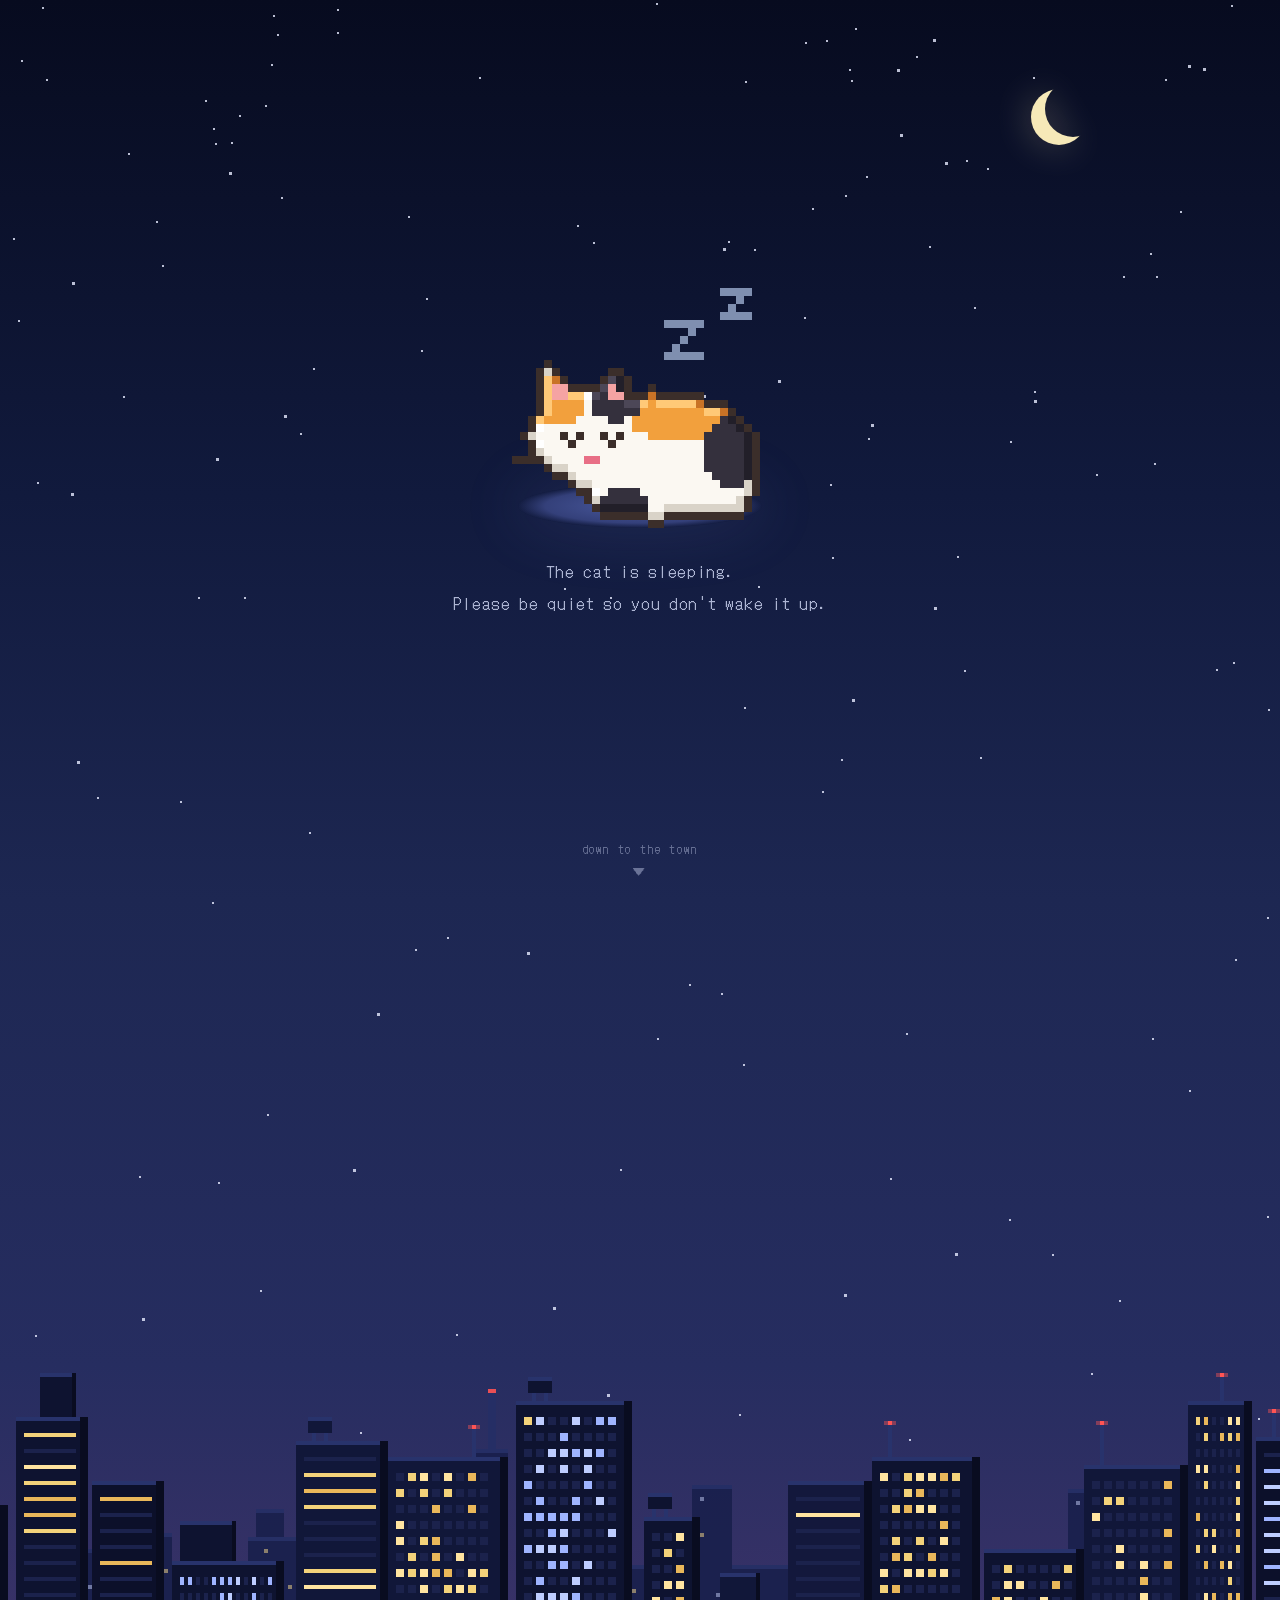
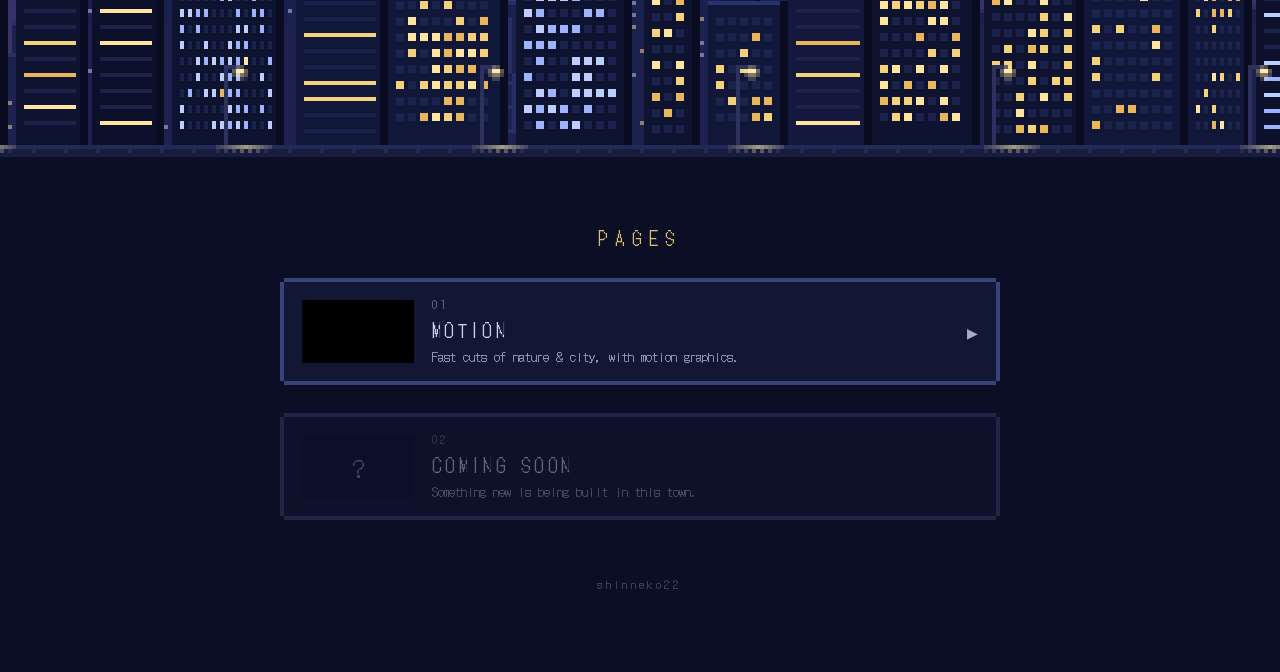
<file: index.html>
<!DOCTYPE html>
<html lang="en">
<head>
  <meta charset="UTF-8">
  <meta name="viewport" content="width=device-width, initial-scale=1.0">
  <title>shinneko22s website</title>
  <link rel="preconnect" href="https://fonts.googleapis.com">
  <link rel="preconnect" href="https://fonts.gstatic.com" crossorigin>
  <link href="https://fonts.googleapis.com/css2?family=DotGothic16&display=swap" rel="stylesheet">
  <link rel="stylesheet" href="style.css?v=4">
</head>
<body>
  <!-- 星空 → 下に降りると夜の街 -->
  <div class="night" id="night">
    <div class="stars" id="stars" aria-hidden="true"></div>
    <div class="moon" aria-hidden="true"></div>

    <main class="hero">
      <div class="bed">
        <div class="cat cat--sleep cat--sleep-calico" id="cat" role="img" aria-label="A sleeping cat"></div>
        <div class="cushion" aria-hidden="true"></div>
      </div>
      <p class="note" id="note">
        The cat is sleeping.<br>
        Please be quiet so you don't wake it up.
      </p>
      <a class="scroll-hint" href="#pages" aria-label="Scroll down to the page list">
        <span>down to the town</span>
        <span class="scroll-hint__arrow" aria-hidden="true">▼</span>
      </a>
    </main>

    <div class="descent" aria-hidden="true"></div>

    <div class="city" aria-hidden="true">
      <div class="city__far" id="cityFar"></div>
      <div class="city__near">
        <div class="city__blink city__blink--a"></div>
        <div class="city__blink city__blink--b"></div>
      </div>
    </div>
  </div>

  <!-- ページ一覧 -->
  <section class="pages" id="pages">
    <h2 class="pages__title">PAGES</h2>
    <ul class="pages__list">
      <li>
        <a class="card" href="motion/">
          <div class="card__thumb" aria-hidden="true">
            <span class="thumb-cut thumb-cut--1"></span>
            <span class="thumb-cut thumb-cut--2"></span>
            <span class="thumb-cut thumb-cut--3"></span>
            <span class="thumb-cut thumb-cut--4"></span>
          </div>
          <div class="card__body">
            <span class="card__no">01</span>
            <span class="card__name">MOTION</span>
            <span class="card__desc">Fast cuts of nature &amp; city, with motion graphics.</span>
          </div>
          <span class="card__arrow" aria-hidden="true">▶</span>
        </a>
      </li>
      <li>
        <div class="card card--soon" aria-disabled="true">
          <div class="card__thumb card__thumb--empty" aria-hidden="true">?</div>
          <div class="card__body">
            <span class="card__no">02</span>
            <span class="card__name">COMING SOON</span>
            <span class="card__desc">Something new is being built in this town.</span>
          </div>
        </div>
      </li>
    </ul>
    <p class="pages__foot">shinneko22</p>
  </section>

  <script>
    // 猫の種類(3) x モーション(2) = 6パターンからランダムに選ぶ
    const kinds = ["black", "white", "calico"];
    const moods = {
      sleep: {
        frames: [500, 500, 600, 700],  // 各コマの表示時間(ms)
        label: "A sleeping cat",
        note: "The cat is sleeping.<br>Please be quiet so you don't wake it up."
      },
      stare: {
        frames: [600, 600, 600, 600, 150, 800],
        label: "A cat staring at you",
        note: "The cat is staring at you."
      }
    };
    const pick = a => a[Math.floor(Math.random() * a.length)];
    const kind = pick(kinds);
    const mood = pick(Object.keys(moods));
    const cat = document.getElementById("cat");
    cat.className = `cat cat--${mood} cat--${mood}-${kind}`;
    cat.setAttribute("aria-label", moods[mood].label);
    document.getElementById("note").innerHTML = moods[mood].note;

    // コマ送り (CSSアニメーションではなくJSで切り替え: iPadのSafariでも確実に動かすため)
    const frames = moods[mood].frames;
    let f = 0;
    const step = () => {
      cat.style.backgroundPosition = (f / (frames.length - 1) * 100) + "% 0";
      setTimeout(step, frames[f]);
      f = (f + 1) % frames.length;
    };
    step();

    // 星をランダムに散らす (下=街に近いほどまばらに)
    const stars = document.getElementById("stars");
    const night = document.getElementById("night");
    const nStars = Math.round(70 * night.offsetHeight / window.innerHeight);
    for (let i = 0; i < nStars; i++) {
      const s = document.createElement("span");
      s.className = "star" + (Math.random() < 0.35 ? " star--twinkle" : "");
      s.style.left = Math.random() * 100 + "%";
      s.style.top = Math.pow(Math.random(), 1.5) * 82 + "%";
      const size = Math.random() < 0.15 ? 3 : 2;
      s.style.width = s.style.height = size + "px";
      s.style.animationDelay = (Math.random() * 6).toFixed(2) + "s";
      stars.appendChild(s);
    }

    // 遠景のビルだけ少しゆっくり動かす (視差)
    const far = document.getElementById("cityFar");
    const reduce = window.matchMedia("(prefers-reduced-motion: reduce)").matches;
    let ticking = false;
    const parallax = () => {
      const r = far.parentElement.getBoundingClientRect();
      // 街の下端が画面の下端にそろった位置で 0、それより手前では少し沈めておく
      const off = Math.max(0, Math.min(40, (r.bottom - window.innerHeight) * 0.15));
      far.style.transform = `translateY(${off.toFixed(1)}px)`;
      ticking = false;
    };
    if (!reduce) {
      window.addEventListener("scroll", () => {
        if (!ticking) { ticking = true; requestAnimationFrame(parallax); }
      }, { passive: true });
      parallax();
    }
  </script>
</body>
</html>
</file>
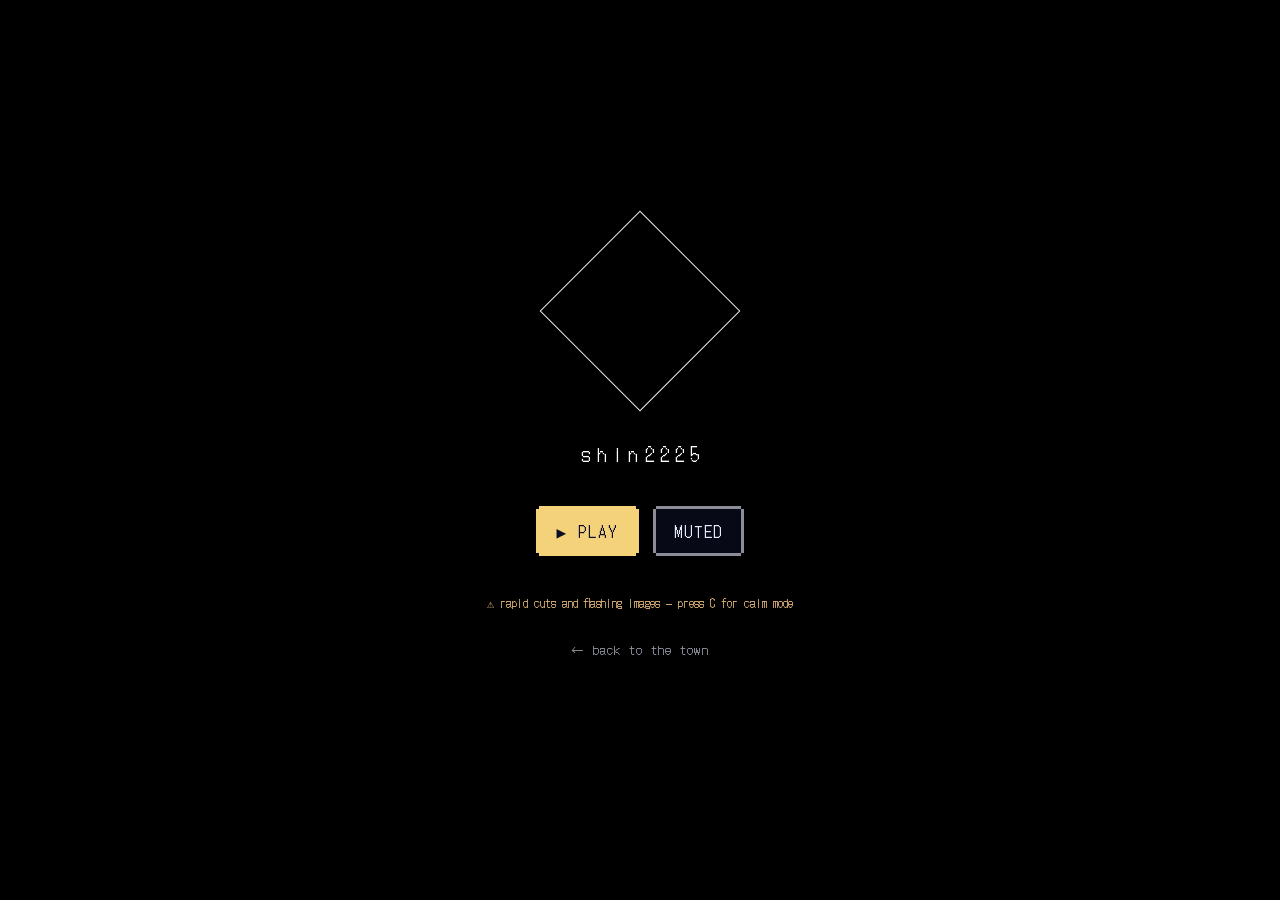
<file: motion/index.html>
<!DOCTYPE html>
<html lang="en">
<head>
  <meta charset="UTF-8">
  <meta name="viewport" content="width=device-width, initial-scale=1.0, viewport-fit=cover">
  <title>MOTION — shinneko22s website</title>
  <link rel="preconnect" href="https://fonts.googleapis.com">
  <link rel="preconnect" href="https://fonts.gstatic.com" crossorigin>
  <link href="https://fonts.googleapis.com/css2?family=DotGothic16&display=swap" rel="stylesheet">
  <link rel="stylesheet" href="motion.css?v=2">
</head>
<body>
  <canvas id="stage" aria-label="A sequence of fast-cut photos of nature and cities with motion graphics"></canvas>

  <!-- 再生前の画面 (音を鳴らすにはクリックが必要なため) -->
  <div class="start" id="start">
    <div class="start__box">
      <div class="start__diamond" aria-hidden="true"></div>
      <p class="start__name">shin2225</p>
      <div class="start__buttons">
        <button class="btn btn--main" id="play">▶ PLAY</button>
        <button class="btn" id="playMuted">MUTED</button>
      </div>
      <p class="start__warn">⚠ rapid cuts and flashing images — press C for calm mode</p>
      <p class="start__loading" id="loading">loading…</p>
      <a class="start__back" href="../#pages">← back to the town</a>
    </div>
  </div>

  <!-- 操作ボタン (マウスを動かすと出る) -->
  <nav class="ui" id="ui" aria-label="Player controls">
    <a class="btn btn--small" href="../#pages">← TOP</a>
    <button class="btn btn--small" id="btnPause">❚❚ PAUSE</button>
    <button class="btn btn--small" id="btnSound" aria-pressed="false">♪ OFF</button>
    <button class="btn btn--small" id="btnCalm" aria-pressed="false">CALM: OFF</button>
    <button class="btn btn--small" id="btnFull">⛶ FULL</button>
  </nav>

  <script src="config.js?v=2"></script>
  <script src="scenes.js?v=2"></script>
  <script src="motion.js?v=2"></script>
</body>
</html>
</file>
<file: style.css>
/* ===== 全体 ===== */
:root {
  --ground: #0b0e24;          /* 街の地面 = tools/gen_city.py の GROUND */
  --text: #c9d1ee;
  --warm: #f3d27a;            /* 窓あかり */
  --city-px: 4;               /* 街のドット絵の拡大率 */
}

html, body {
  margin: 0;
}

html {
  scroll-behavior: smooth;
}

body {
  background: var(--ground);
  color: var(--text);
  font-family: "DotGothic16", "Courier New", monospace;
}

/* ===== 夜空 (猫の画面 + 街まで降りる部分) ===== */
.night {
  position: relative;
  overflow: hidden;
  /* 最初の1画面は以前と同じ色、そこから街あかりで少し明るく紫がかる */
  background: linear-gradient(to bottom,
    #070b1f 0,
    #111a3d 55vh,
    #1d2752 100vh,
    #262d60 calc(100% - 420px),
    #3a3268 calc(100% - 140px),
    #463670 100%);
}

.stars {
  position: absolute;
  inset: 0;
  pointer-events: none;
}

.star {
  position: absolute;
  background: #e8ecff;
  opacity: 0.8;
}

.star--twinkle {
  animation: twinkle 6s ease-in-out infinite;
}

@keyframes twinkle {
  0%, 100% { opacity: 0.85; }
  50%      { opacity: 0.25; }
}

/* 三日月（影の円で塗りつぶさず、box-shadow だけで描く） */
.moon {
  position: absolute;
  top: 9vh;
  right: 14vw;
  width: 56px;
  height: 56px;
  border-radius: 50%;
  background: transparent;
  box-shadow: -14px 8px 0 0 #f6e9b8;
  filter: drop-shadow(0 0 18px rgba(246, 233, 184, 0.35));
  pointer-events: none;
}

/* ===== 猫 ===== */
.hero {
  position: relative;
  height: 100vh;
  height: 100svh;
  display: flex;
  flex-direction: column;
  align-items: center;
  justify-content: center;
  gap: 28px;
  text-align: center;
}

.bed {
  position: relative;
  display: flex;
  flex-direction: column;
  align-items: center;
}

/* スプライト: 32x32 のコマを横に並べた画像を 8 倍で表示 */
.cat {
  --px: 8;
  width: calc(32px * var(--px));
  height: calc(32px * var(--px));
  background-repeat: no-repeat;
  image-rendering: pixelated;
  position: relative;
  z-index: 1;
}

/* --- 寝ている猫: 4コマ（コマ送りは index.html の JS） --- */
.cat--sleep {
  background-size: 400% 100%;
}

.cat--sleep-black  { background-image: url("assets/cats/sleepy_black.png"); }
.cat--sleep-white  { background-image: url("assets/cats/sleepy_white.png"); }
.cat--sleep-calico { background-image: url("assets/cats/sleepy_calico.png"); }

/* --- じっと見る猫: 6コマ（コマ送りは index.html の JS） --- */
.cat--stare {
  background-size: 600% 100%;
}

.cat--stare-black  { background-image: url("assets/cats/stare_black.png"); }
.cat--stare-white  { background-image: url("assets/cats/stare_white.png"); }
.cat--stare-calico { background-image: url("assets/cats/stare_calico.png"); }

/* 月明かりのクッション（黒猫も沈まないように） */
.cushion {
  width: calc(32px * 8 * 0.95);
  height: 44px;
  margin-top: -52px;
  border-radius: 50%;
  background: radial-gradient(ellipse at center, #4a5a9e 0%, #34407a 55%, rgba(52, 64, 122, 0) 72%);
  box-shadow: 0 0 60px 10px rgba(120, 140, 220, 0.12);
}

/* ===== 文字 ===== */
.note {
  margin: 0;
  font-size: 1.05rem;
  line-height: 1.9;
  letter-spacing: 0.04em;
  opacity: 0.85;
}

/* 下へ降りる案内 */
.scroll-hint {
  position: absolute;
  bottom: 22px;
  left: 50%;
  transform: translateX(-50%);
  display: flex;
  flex-direction: column;
  align-items: center;
  gap: 4px;
  color: var(--text);
  text-decoration: none;
  font-size: 0.75rem;
  letter-spacing: 0.15em;
  opacity: 0.45;
  transition: opacity 0.3s;
}

.scroll-hint:hover,
.scroll-hint:focus-visible { opacity: 0.9; }

.scroll-hint__arrow {
  animation: nudge 2.4s steps(2, jump-none) infinite;
}

@keyframes nudge {
  0%, 100% { transform: translateY(0); }
  50%      { transform: translateY(4px); }
}

/* ===== 夜の街 (ドット絵: tools/gen_city.py で生成) ===== */
.descent {
  height: 45vh;
}

.city {
  position: relative;
  height: calc(120px * var(--city-px));
}

.city__far,
.city__near,
.city__blink {
  position: absolute;
  left: 0;
  right: 0;
  bottom: 0;
  background-repeat: repeat-x;
  background-position: center bottom;
  image-rendering: pixelated;
}

.city__far {
  height: calc(100px * var(--city-px));
  bottom: calc(14px * var(--city-px));
  background-image: url("assets/city/city_far.png");
  background-size: calc(384px * var(--city-px)) calc(100px * var(--city-px));
  /* 遠いビルは少し霞ませる */
  opacity: 0.9;
  will-change: transform;
}

.city__near,
.city__blink {
  top: 0;
  background-size: calc(384px * var(--city-px)) calc(120px * var(--city-px));
}

.city__near   { background-image: url("assets/city/city_near.png"); }
.city__blink--a { background-image: url("assets/city/city_blink_a.png"); animation: blink 1.8s steps(1, end) infinite; }
.city__blink--b { background-image: url("assets/city/city_blink_b.png"); animation: blink 9s steps(1, end) infinite 2s; }

@keyframes blink {
  0%   { opacity: 1; }
  55%  { opacity: 0; }
}

/* ===== ページ一覧 ===== */
.pages {
  padding: 40px 20px 80px;
  max-width: 720px;
  margin: 0 auto;
}

.pages__title {
  margin: 0 0 28px;
  font-weight: normal;
  font-size: 1.1rem;
  letter-spacing: 0.4em;
  text-align: center;
  color: var(--warm);
  opacity: 0.9;
}

.pages__list {
  list-style: none;
  margin: 0;
  padding: 0;
  display: grid;
  gap: 28px;
}

/* 角が欠けたドット絵風の枠 (box-shadow で4辺を描く) */
.card {
  --edge: #3a4378;
  display: flex;
  align-items: center;
  gap: 18px;
  padding: 14px 18px;
  margin: 4px;
  background: #121735;
  color: var(--text);
  text-decoration: none;
  box-shadow:
    0 -4px 0 0 var(--edge),
    0 4px 0 0 var(--edge),
    -4px 0 0 0 var(--edge),
    4px 0 0 0 var(--edge);
  transition: background 0.15s;
}

a.card:hover,
a.card:focus-visible {
  --edge: var(--warm);
  background: #1a2048;
  outline: none;
}

a.card:hover .card__arrow,
a.card:focus-visible .card__arrow {
  color: var(--warm);
  transform: translateX(4px);
}

.card__body {
  display: flex;
  flex-direction: column;
  gap: 4px;
  flex: 1;
  min-width: 0;
}

.card__no {
  font-size: 0.7rem;
  opacity: 0.5;
  letter-spacing: 0.2em;
}

.card__name {
  font-size: 1.15rem;
  letter-spacing: 0.18em;
}

.card__desc {
  font-size: 0.82rem;
  opacity: 0.7;
  line-height: 1.6;
}

.card__arrow {
  font-size: 0.9rem;
  opacity: 0.8;
  transition: transform 0.15s, color 0.15s;
}

.card--soon {
  opacity: 0.45;
}

/* サムネイル: 4枚の色面を高速で切り替えて「カット割り」っぽく */
.card__thumb {
  position: relative;
  flex: none;
  width: 112px;
  height: 63px;
  overflow: hidden;
  background: #000;
}

.card__thumb--empty {
  display: grid;
  place-items: center;
  background: #0d1130;
  font-size: 1.4rem;
  opacity: 0.6;
}

.thumb-cut {
  position: absolute;
  inset: 0;
  opacity: 0;
  animation: thumbcut 1.6s steps(1, end) infinite;
}

.thumb-cut--1 { background: linear-gradient(#f2a35e 0 40%, #6b3a6e 40% 62%, #1d1638 62%); animation-delay: 0s; }
.thumb-cut--2 { background: linear-gradient(#9fd3ff 0 48%, #e8f6ff 48% 50%, #1e5a8c 50%); animation-delay: -1.2s; }
.thumb-cut--3 { background: linear-gradient(90deg, #0d1233 0 20%, #f3d27a 20% 24%, #141a44 24% 55%, #9fb4ff 55% 58%, #0d1233 58%); animation-delay: -0.8s; }
.thumb-cut--4 { background: linear-gradient(#b8d9c0 0 30%, #2e6b4a 30% 70%, #173a2a 70%); animation-delay: -0.4s; }

@keyframes thumbcut {
  0%   { opacity: 1; }
  25%  { opacity: 0; }
}

.pages__foot {
  margin: 56px 0 0;
  text-align: center;
  font-size: 0.7rem;
  letter-spacing: 0.3em;
  opacity: 0.3;
}

/* ===== スマホ ===== */
@media (max-width: 480px) {
  :root { --city-px: 3; }
  .cat { --px: 6; }
  .cushion { width: calc(32px * 6 * 0.95); margin-top: -40px; height: 34px; }
  .note { font-size: 0.9rem; }
  .moon { width: 40px; height: 40px; box-shadow: -10px 6px 0 0 #f6e9b8; }
  .card { gap: 12px; padding: 12px; }
  .card__thumb { width: 84px; height: 48px; }
}

/* 動きを減らす設定の人には止めて表示 */
@media (prefers-reduced-motion: reduce) {
  html { scroll-behavior: auto; }
  .star--twinkle,
  .scroll-hint__arrow,
  .city__blink,
  .thumb-cut { animation: none; }
  .thumb-cut--1 { opacity: 1; }
}
</file>
<file: motion/motion.css>
html, body {
  margin: 0;
  height: 100%;
  background: #000;
  color: #e8ecff;
  font-family: "DotGothic16", "Courier New", monospace;
  overflow: hidden;
}

#stage {
  position: fixed;
  inset: 0;
  width: 100%;
  height: 100%;
  display: block;
}

.hide-cursor { cursor: none; }

/* ===== ボタン (トップページのカードと同じ角欠け枠) ===== */
.btn {
  --edge: rgba(232, 236, 255, 0.6);
  font: inherit;
  color: inherit;
  background: rgba(10, 12, 30, 0.75);
  border: 0;
  padding: 10px 18px;
  margin: 3px;
  letter-spacing: 0.12em;
  cursor: pointer;
  text-decoration: none;
  box-shadow:
    0 -3px 0 0 var(--edge),
    0 3px 0 0 var(--edge),
    -3px 0 0 0 var(--edge),
    3px 0 0 0 var(--edge);
}

.btn:hover,
.btn:focus-visible {
  --edge: #f3d27a;
  color: #f3d27a;
  outline: none;
}

.btn--main {
  --edge: #f3d27a;
  color: #0b0e24;
  background: #f3d27a;
}

.btn--main:hover,
.btn--main:focus-visible {
  --edge: #fff;
  color: #0b0e24;
  background: #fff;
}

.btn--small {
  padding: 6px 10px;
  font-size: 0.75rem;
}

.btn:disabled { opacity: 0.4; cursor: default; }

/* ===== 再生前の画面 ===== */
.start {
  position: fixed;
  inset: 0;
  display: grid;
  place-items: center;
  background: #000;
  text-align: center;
  padding: 20px;
}

.start[hidden] { display: none; }

/* 対角線が縦横に乗る正方形 = 45°回した正方形 */
.start__diamond {
  width: min(20vmin, 140px);
  height: min(20vmin, 140px);
  margin: 0 auto;
  border: 1.5px solid rgba(255, 255, 255, 0.9);
  transform: rotate(45deg);
}

.start__name {
  margin: calc(min(20vmin, 140px) * 0.21 + 30px) 0 40px;
  font-size: 1.1rem;
  letter-spacing: 0.35em;
  margin-right: -0.35em;
  color: #fff;
}

.start__buttons {
  display: flex;
  flex-wrap: wrap;
  justify-content: center;
  gap: 14px;
}

.start__warn {
  margin: 36px 0 22px;
  font-size: 0.75rem;
  line-height: 1.8;
  color: #ffcf8a;
  opacity: 0.85;
}

.start__loading {
  display: none;
  margin: 0 0 20px;
  font-size: 0.8rem;
  letter-spacing: 0.3em;
  animation: pulse 1s steps(2, jump-none) infinite;
}

.start--loading .start__loading { display: block; }

@keyframes pulse {
  50% { opacity: 0.3; }
}

.start__back {
  color: inherit;
  font-size: 0.8rem;
  opacity: 0.6;
  text-decoration: none;
  letter-spacing: 0.1em;
}

.start__back:hover { opacity: 1; color: #f3d27a; }

/* ===== 再生中の操作ボタン ===== */
.ui {
  position: fixed;
  left: 50%;
  bottom: calc(40px + env(safe-area-inset-bottom));
  transform: translateX(-50%);
  display: flex;
  flex-wrap: wrap;
  justify-content: center;
  gap: 8px;
  opacity: 0;
  pointer-events: none;
  transition: opacity 0.3s;
  width: max-content;
  max-width: calc(100vw - 24px);
}

.ui--show {
  opacity: 1;
  pointer-events: auto;
}

/* 再生前は出さない */
.start:not([hidden]) ~ .ui { display: none; }
</file>
